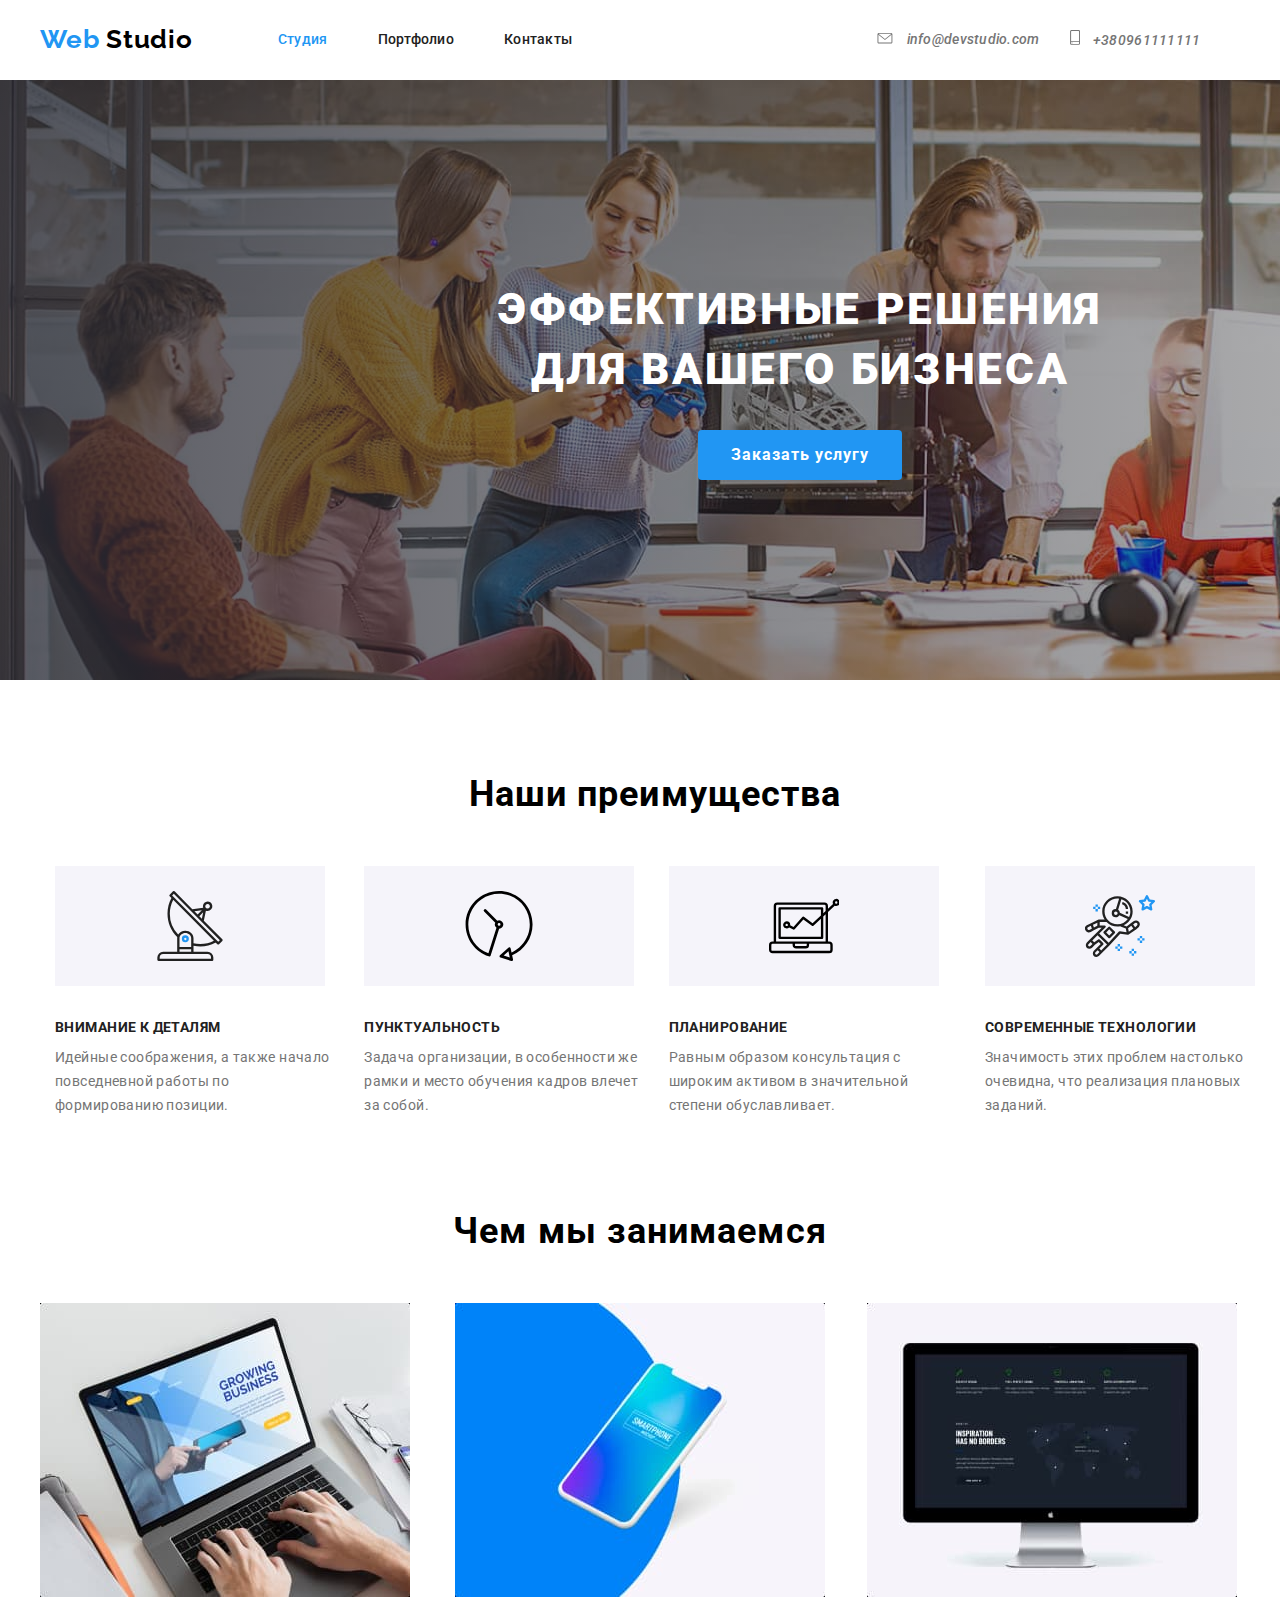
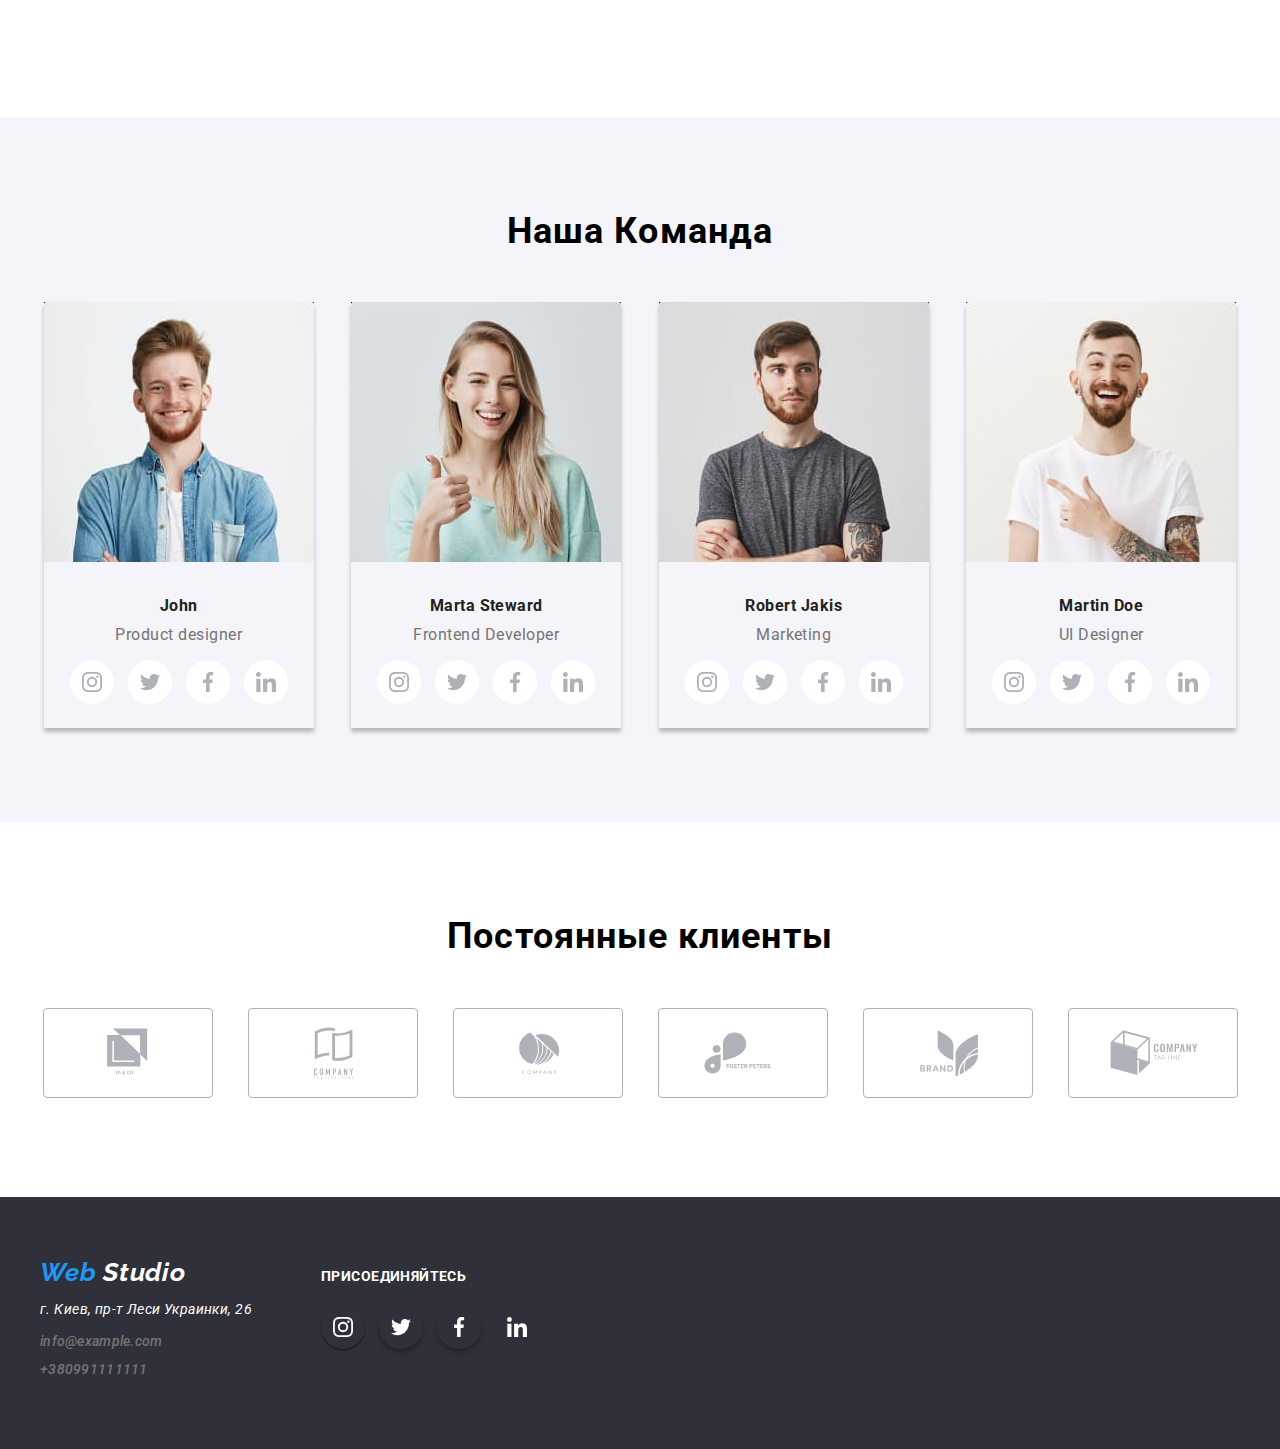
<file: index.html>
<!DOCTYPE html>
<html lang="ru">
  <head>
    <meta charset="UTF-8" />
    <meta name="viewport" content="width=device-width, initial-scale=1.0" />
    <title>Web Studio</title>
    <link
      href="https://fonts.googleapis.com/css2?family=Raleway:wght@700&family=Roboto:wght@400;500;700;900&display=swap"
      rel="stylesheet"
    />
    <link
      rel="stylesheet"
      href="https://cdnjs.cloudflare.com/ajax/libs/modern-normalize/0.6.0/modern-normalize.min.css"
    />
    <link rel="stylesheet" href="./css/styles.css" />
  </head>

  <body>
    <header>
      <nav class="navigation-link container">
        <a href="" class="logo"
          ><span class="logo-accent">Web</span
          ><span class="logo-studio"> Studio</span></a
        >
        <ul class="list site-nav">
          <li class="item"><a href="" class="link current">Студия</a></li>
          <li class="item">
            <a href="./portfolio.html" class="link">Портфолио</a>
          </li>
          <li class="item"><a href="" class="link">Контакты</a></li>
        </ul>
        <address>
          <ul class="list auth-nav">
            <li class="item mail-adress">
              <a href="mailto:info@devstudio.com" class="link contact">
                <svg class="mail-svg" aria-label="маленький конверт">
                  <use href="./images/sprite.svg#icon-envelope"></use>
                </svg>
                info@devstudio.com</a
              >
            </li>
            <li class="item phone">
              <a href="tel:+380961111111" class="link contact">
                <svg class="tel-svg" aria-label="маленький телефон">
                  <use href="./images/sprite.svg#icon-smartphone"></use>
                </svg>
                +380961111111</a
              >
            </li>
          </ul>
        </address>
      </nav>
    </header>
    <!-- Секция herro -->
    <div>
      <section class="hero">
        <h1 class="title-hero">ЭФФЕКТИВНЫЕ РЕШЕНИЯ ДЛЯ ВАШЕГО БИЗНЕСА</h1>
        <!-- Здесь будет background-image, сделанный при помощи стилей -->

        <button type="button" class="button-hero">
          Заказать услугу
        </button>
      </section>
    </div>
    <!-- Секция наши преимущества -->
    <section class="element container">
      <div class="container">
        <h2 class="section-title">Наши преимущества</h2>
        <ul class="list">
          <li class="background-item antenn">
            <div class="">
              <svg class="advantage-svg" aria-label="иконка антена">
                <use href="./images/sprite.svg#icon-antenna"></use>
              </svg>
            </div>
            <h3 class="advantage">ВНИМАНИЕ К ДЕТАЛЯМ</h3>
            <p class="advantage-comment">
              Идейные соображения, а также начало повседневной работы по
              формированию позиции.
            </p>
          </li>
          <li class="background-item clock">
            <div>
              <svg class="advantage-svg" aria-label="иконка часы">
                <use href="./images/sprite.svg#icon-clock"></use>
              </svg>
            </div>
            <h3 class="advantage">ПУНКТУАЛЬНОСТЬ</h3>
            <p class="advantage-comment">
              Задача организации, в особенности же рамки и место обучения кадров
              влечет за собой.
            </p>
          </li>
          <li class="background-item diagramm">
            <div>
              <svg class="advantage-svg" aria-label="маленький компьютер">
                <use href="./images/sprite.svg#icon-diagramm"></use>
              </svg>
            </div>
            <h3 class="advantage">ПЛАНИРОВАНИЕ</h3>
            <p class="advantage-comment">
              Равным образом консультация с широким активом в значительной
              степени обуславливает.
            </p>
          </li>
          <li class="background-item astronaut">
            <div>
              <svg class="advantage-svg" aria-label="иконка астронавт">
                <use href="./images/sprite.svg#icon-astronaut"></use>
              </svg>
            </div>
            <h3 class="advantage">СОВРЕМЕННЫЕ ТЕХНОЛОГИИ</h3>
            <p class="advantage-comment">
              Значимость этих проблем настолько очевидна, что реализация
              плановых заданий.
            </p>
          </li>
        </ul>
      </div>
    </section>
    <!-- Секция-Чем мы занимаемся -->
    <section class="service">
      <div class="container">
        <h2 class="services-title">Чем мы занимаемся</h2>
        <ul class="list">
          <li class="service-item">
            <img src="./images/computer.jpg " alt="Компьютер" />

            <a href="" class="services">Десктопные приложения</a>
          </li>
          <li class="service-item">
            <img src="./images/phone.jpg" alt="телефон" />

            <a href="" class="services">Мобильные приложения</a>
          </li>
          <li class="service-item">
            <img src="./images/monitor.jpg" alt="монитор" />

            <a href="" class="services">Дизайнерские решения</a>
          </li>
        </ul>
      </div>
    </section>
    <!-- Секция- Список специалистов -->
    <section class="ouver-team">
      <div class="container">
        <h2 class="team">Наша Команда</h2>

        <ul class="list social-list">
          <li class="john">
            <div>
              <img src="./images/our-team/john.jpg" alt="фото-портрет" />

              <p class="name"><b>John</b></p>
              <p class="position">Product designer</p>
            </div>

            <address>
              <ul class="list">
                <li>
                  <a href="" target="_blank" class="social-link">
                    <svg
                      class="inst-svg social-svg"
                      width="20"
                      height="20"
                      aria-label="иконка инстаграмм"
                    >
                      <use href="./images/sprite.svg#icon-instagramm"></use>
                    </svg>
                  </a>
                  <a
                    href=""
                    target="_blank"
                    class="social-link"
                    aria-label="иконка твиттер"
                  >
                    <svg
                      class="twitter-svg social-svg"
                      width="20px"
                      height="20px"
                    >
                      <use href="./images/sprite.svg#icon-twitter"></use>
                    </svg>
                  </a>
                  <a href="" target="_blank" class="social-link">
                    <svg
                      class="facebook-svg social-svg"
                      width="20px"
                      height="20px"
                      aria-label="иконка фейсбук"
                    >
                      <use href="./images/sprite.svg#icon-facebook"></use>
                    </svg>
                  </a>

                  <a
                    href=""
                    target="_blank"
                    class="social-link"
                    aria-label="иконка линкедин"
                  >
                    <svg class="linkedin-svg social-svg" width="20" height="20">
                      <use href="./images/sprite.svg#icon-linkedin"></use>
                    </svg>
                  </a>
                </li>
              </ul>
            </address>
          </li>
          <li class="marta">
            <div>
              <img src="./images/our-team/marta.jpg" alt="фото-портрет" />

              <p class="name"><b>Marta Steward</b></p>
              <p class="position">Frontend Developer</p>
            </div>

            <address>
              <ul class="list">
                <li>
                  <a href="" target="_blank" class="social-link">
                    <svg
                      class="inst-svg social-svg"
                      width="20"
                      height="20"
                      aria-label="иконка инстаграм"
                    >
                      <use href="./images/sprite.svg#icon-instagramm"></use>
                    </svg>
                  </a>
                  <a
                    href=""
                    target="_blank"
                    class="social-link"
                    aria-label="иконка твиттер"
                  >
                    <svg
                      class="twitter-svg social-svg"
                      width="20px"
                      height="20px"
                    >
                      <use href="./images/sprite.svg#icon-twitter"></use>
                    </svg>
                  </a>
                  <a
                    href=""
                    target="_blank"
                    class="social-link"
                    aria-label="иконка фейсбук"
                  >
                    <svg
                      class="facebook-svg social-svg"
                      width="20px"
                      height="20px"
                    >
                      <use href="./images/sprite.svg#icon-facebook"></use>
                    </svg>
                  </a>

                  <a
                    href=""
                    target="_blank"
                    class="social-link"
                    aria-label="иконка линкедин"
                  >
                    <svg class="linkedin-svg social-svg" width="20" height="20">
                      <use href="./images/sprite.svg#icon-linkedin"></use>
                    </svg>
                  </a>
                </li>
              </ul>
            </address>
          </li>
          <li class="robert">
            <div>
              <img src="./images/our-team/robert.jpg" alt="фото-портрет" />

              <p class="name"><b>Robert Jakis</b></p>
              <p class="position">Marketing</p>
            </div>

            <address>
              <ul class="list">
                <li>
                  <a
                    href=""
                    target="_blank"
                    class="social-link"
                    aria-label="иконка инстаграм"
                  >
                    <svg class="inst-svg social-svg" width="20" height="20">
                      <use href="./images/sprite.svg#icon-instagramm"></use>
                    </svg>
                  </a>
                  <a
                    href=""
                    target="_blank"
                    class="social-link"
                    aria-label="иконка твиттер"
                  >
                    <svg
                      class="twitter-svg social-svg"
                      width="20px"
                      height="20px"
                    >
                      <use href="./images/sprite.svg#icon-twitter"></use>
                    </svg>
                  </a>
                  <a
                    href=""
                    target="_blank"
                    class="social-link"
                    aria-label="иконка фейсбук"
                  >
                    <svg
                      class="facebook-svg social-svg"
                      width="20px"
                      height="20px"
                    >
                      <use href="./images/sprite.svg#icon-facebook"></use>
                    </svg>
                  </a>

                  <a href="" target="_blank" class="social-link">
                    <svg
                      class="linkedin-svg social-svg"
                      width="20"
                      height="20"
                      aria-label="иконка твиттер"
                    >
                      <use href="./images/sprite.svg#icon-linkedin"></use>
                    </svg>
                  </a>
                </li>
              </ul>
            </address>
          </li>

          <li class="martin">
            <div>
              <img src="./images/our-team/martin.jpg" alt="фото-портрет" />

              <p class="name"><b>Martin Doe</b></p>
              <p class="position">UI Designer</p>
            </div>

            <address>
              <ul class="list">
                <li>
                  <a href="" target="_blank" class="social-link">
                    <svg
                      class="inst-svg social-svg"
                      width="20"
                      height="20"
                      aria-label="иконка инстаграмм"
                    >
                      <use href="./images/sprite.svg#icon-instagramm"></use>
                    </svg>
                  </a>
                  <a
                    href=""
                    target="_blank"
                    class="social-link"
                    aria-label="иконка твиттер"
                  >
                    <svg
                      class="twitter-svg social-svg"
                      width="20px"
                      height="20px"
                    >
                      <use href="./images/sprite.svg#icon-twitter"></use>
                    </svg>
                  </a>
                  <a href="" target="_blank" class="social-link">
                    <svg
                      class="facebook-svg social-svg"
                      width="20px"
                      height="20px"
                      aria-label="иконка фейсбук"
                    >
                      <use href="./images/sprite.svg#icon-facebook"></use>
                    </svg>
                  </a>

                  <a
                    href=""
                    target="_blank"
                    class="social-link"
                    aria-label="иконка линкедин"
                  >
                    <svg class="linkedin-svg social-svg" width="20" height="20">
                      <use href="./images/sprite.svg#icon-linkedin"></use>
                    </svg>
                  </a>
                </li>
              </ul>
            </address>
          </li>
        </ul>
      </div>
    </section>
    <!-- Дальше идет секция "Постоянные клиенты" -->
    <section class="clients flex-block">
      <div class="container">
        <h2 class="clients-title">Постоянные клиенты</h2>
        <ul class="list">
          <li>
            <a href="" class="ouver-clients">
              <svg
                class="clients-svg"
                width="170"
                height="90"
                aria-label="первый клиент"
              >
                <use href="./images/sprite.svg#icon-client-1"></use>
              </svg>
            </a>
          </li>
          <li>
            <a href="" class="ouver-clients">
              <svg
                class="clients-svg"
                width="170"
                height="90"
                aria-label="второй клиент"
              >
                <use href="./images/sprite.svg#icon-client-2"></use>
              </svg>
            </a>
          </li>
          <li>
            <a href="" class="ouver-clients">
              <svg
                class="clients-svg"
                width="170"
                height="90"
                aria-label="третий клиент"
              >
                <use href="./images/sprite.svg#icon-client-3"></use></svg
            ></a>
          </li>
          <li>
            <a href="" class="ouver-clients">
              <svg
                class="clients-svg"
                width="170"
                height="90"
                aria-label="четвертый клиент"
              >
                <use href="./images/sprite.svg#icon-client-4"></use></svg
            ></a>
          </li>
          <li>
            <a href="" class="ouver-clients">
              <svg
                class="clients-svg"
                width="170"
                height="90"
                aria-label="пятый клиент"
              >
                <use href="./images/sprite.svg#icon-client-5"></use></svg
            ></a>
          </li>
          <li>
            <a href="" class="ouver-clients">
              <svg
                class="clients-svg"
                width="170"
                height="90"
                aria-label="шестой клиент"
              >
                <use href="./images/sprite.svg#icon-client-6"></use></svg
            ></a>
          </li>
        </ul>
      </div>
    </section>
    <footer class="visit">
      <!-- <h3>Контакты</h3> -->

      <div class="container test">
        <address>
          <div class="footer-contact">
            <ul class="list">
              <li>
                <a href="" class="logo"
                  ><span class="web-foot">Web</span>
                  <span class="studio-foot">Studio</span>
                </a>
              </li>
              <li class="adress-contact">г. Киев, пр-т Леси Украинки, 26</li>
              <li>
                <a href="mailto:info@example.com" class="link contact"
                  >info@example.com</a
                >
              </li>
              <li>
                <a href="tel:+380991111111" class="link contact"
                  >+380991111111</a
                >
              </li>
            </ul>
          </div>
        </address>
        <div class="foot-link">
          <h2 class="call">Присоединяйтесь</h2>
          <ul class="list">
            <li>
              <a href="" target="_blank" class="foot-social inst">
                <svg
                  class="inst-svg social-svg"
                  width="20"
                  height="20"
                  aria-label="иконка инстаграм"
                >
                  <use href="./images/sprite.svg#icon-instagramm"></use>
                </svg>
              </a>

              <a
                href=""
                target="_blank"
                class="foot-social twitt"
                aria-label="иконка твиттер"
              >
                <svg class="twitter-svg social-svg" width="20px" height="20px">
                  <use href="./images/sprite.svg#icon-twitter"></use>
                </svg>
              </a>
              <a href="" target="_blank" class="foot-social face">
                <svg
                  class="facebook-svg social-svg"
                  width="20px"
                  height="20px"
                  aria-label="иконка фейсбук"
                >
                  <use href="./images/sprite.svg#icon-facebook"></use>
                </svg>
              </a>
              <a href="" target="_blank" class="foot-social">
                <svg
                  class="linkedin-svg social-svg"
                  width="20"
                  height="20"
                  aria-label="иконка линкедин"
                >
                  <use href="./images/sprite.svg#icon-linkedin"></use>
                </svg>
              </a>
            </li>
          </ul>
        </div>
        <!-- <p class="author">2020 | Developed by GoIT Students</p> -->
      </div>
    </footer>
  </body>
</html>
</file>
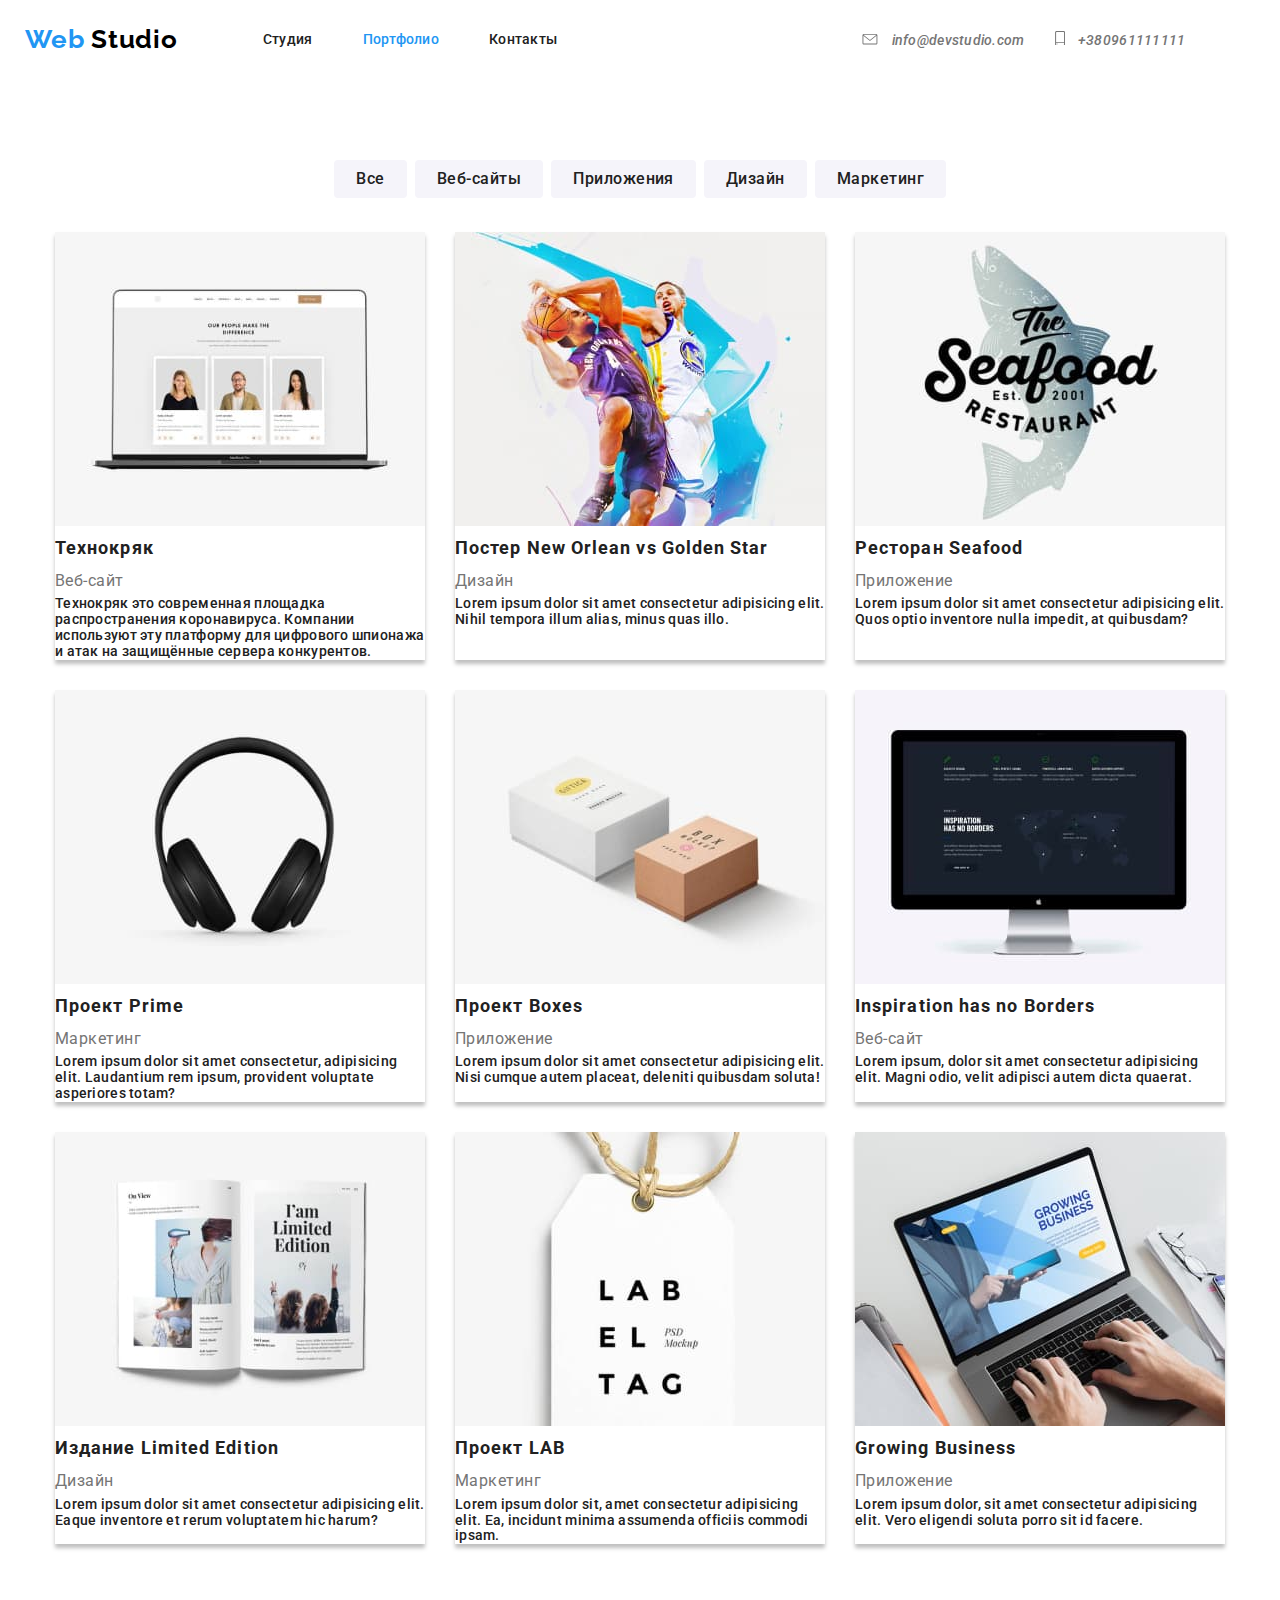
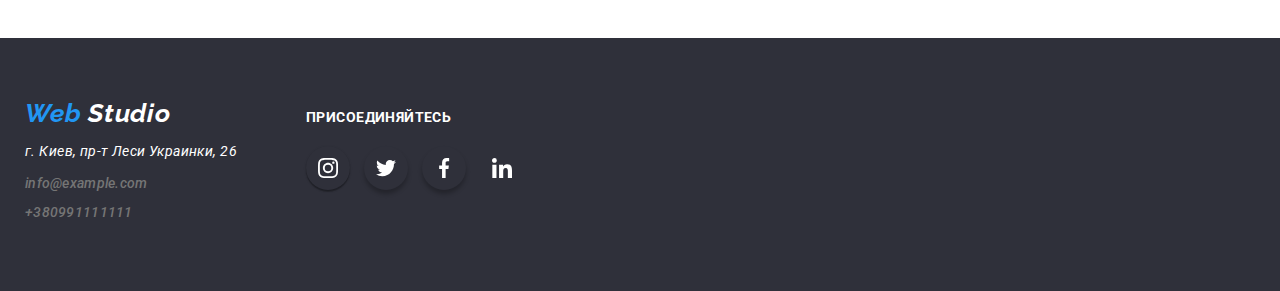
<file: portfolio.html>
<!DOCTYPE html>
<html lang="ru">
  <head>
    <meta charset="UTF-8" />
    <meta name="viewport" content="width=device-width, initial-scale=1.0" />
    <title>portfolio</title>
    <link
      href="https://fonts.googleapis.com/css2?family=Raleway:wght@700&family=Roboto:wght@400;500;700;900&display=swap"
      rel="stylesheet"
    />
    <link rel="stylesheet" href="./css/styles.css" />
  </head>

  <body>
    <header>
      <nav class="navigation-link container">
        <a href="" class="logo"
          ><span class="logo-accent">Web</span
          ><span class="logo-studio"> Studio</span></a
        >
        <ul class="list site-nav">
          <li class="item">
            <a href="index.html" class="link">Студия</a>
          </li>
          <li class="item">
            <a href="" class="link current">Портфолио</a>
          </li>
          <li class="item"><a href="" class="link">Контакты</a></li>
        </ul>
        <address>
          <ul class="list auth-nav">
            <li class="item mail-adress">
              <a href="mailto:info@devstudio.com" class="link contact">
                <svg class="mail-svg" aria-label="маленький конверт">
                  <use href="./images/sprite.svg#icon-envelope"></use>
                </svg>
                info@devstudio.com</a
              >
            </li>
            <li class="item phone">
              <a href="tel:+380961111111" class="link contact">
                <svg class="tel-svg" aria-label="маленький телефон">
                  <use href="./images/sprite.svg#icon-smartphone"></use>
                </svg>
                +380961111111</a
              >
            </li>
          </ul>
        </address>
      </nav>
    </header>
    <main>
      <!-- Секция-галлерея услуг -->
      <section class="gallery container">
        <div>
          <!-- <h1> - в будущем это скрытый заголовок -->
          <h1 class="visually-hidden">Портфолио</h1>
          <!-- <h2> - в будущем это скрытый заголовок -->
          <h2 class="visually-hidden">Галлерея услуг</h2>
          <ul class="list portfolio-item">
            <li>
              <button type="button" class="portfolio-button">
                Все
              </button>
            </li>
            <li>
              <button type="button" class="portfolio-button">Веб-сайты</button>
            </li>
            <li>
              <button type="button" class="portfolio-button">Приложения</button>
            </li>
            <li>
              <button type="button" class="portfolio-button">Дизайн</button>
            </li>
            <li>
              <button type="button" class="portfolio-button">Маркетинг</button>
            </li>
          </ul>
          <ul class="list flex-gallery">
            <li class="gallery-item">
              <a href="" class="link"
                ><img
                  src="./images/gallery/team-item.jpg"
                  alt="специалисты в мониторе"
                />

                <h3 class="portfolio-title">Технокряк</h3>
                <p class="portfolio-service">Веб-сайт</p>
                <p>
                  Технокряк это современная площадка распространения
                  коронавируса. Компании используют эту платформу для цифрового
                  шпионажа и атак на защищённые сервера конкурентов.
                </p>
              </a>
            </li>
            <li class="gallery-item">
              <a href="" class="link"
                ><img
                  src="./images/gallery/sport-design.jpg"
                  alt="Баскетболисты"
                />

                <h3 class="portfolio-title">
                  Постер New Orlean vs Golden Star
                </h3>
                <p class="portfolio-service">Дизайн</p>
                <p>
                  Lorem ipsum dolor sit amet consectetur adipisicing elit. Nihil
                  tempora illum alias, minus quas illo.
                </p>
              </a>
            </li>
            <li class="gallery-item">
              <a href="" class="link"
                ><img
                  src="./images/gallery/seafood.jpg"
                  alt="логотип ресторана морепродуктов"
                />

                <h3 class="portfolio-title">Ресторан Seafood</h3>
                <p class="portfolio-service">Приложение</p>
                <p>
                  Lorem ipsum dolor sit amet consectetur adipisicing elit. Quos
                  optio inventore nulla impedit, at quibusdam?
                </p>
              </a>
            </li>
            <li class="gallery-item">
              <a href="" class="link"
                ><img src="./images/gallery/headphones.jpg" alt="наушники" />

                <h3 class="portfolio-title">Проект Prime</h3>
                <p class="portfolio-service">Маркетинг</p>
                <p>
                  Lorem ipsum dolor sit amet consectetur, adipisicing elit.
                  Laudantium rem ipsum, provident voluptate asperiores totam?
                </p>
              </a>
            </li>
            <li class="gallery-item">
              <a href="" class="link"
                ><img src="./images/gallery/boxes.jpg" alt="две коробки" />

                <h3 class="portfolio-title">Проект Boxes</h3>
                <p class="portfolio-service">Приложение</p>
                <p>
                  Lorem ipsum dolor sit amet consectetur adipisicing elit. Nisi
                  cumque autem placeat, deleniti quibusdam soluta!
                </p>
              </a>
            </li>
            <li class="gallery-item">
              <a href="" class="link"
                ><img src="./images/gallery/monitor.jpg" alt="экран монитора" />

                <h3 class="portfolio-title">Inspiration has no Borders</h3>
                <p class="portfolio-service">Веб-сайт</p>
                <p>
                  Lorem ipsum, dolor sit amet consectetur adipisicing elit.
                  Magni odio, velit adipisci autem dicta quaerat.
                </p>
              </a>
            </li>
            <li class="gallery-item">
              <a href="" class="link"
                ><img src="./images/gallery/newspaper.jpg" alt="газета" />

                <h3 class="portfolio-title">Издание Limited Edition</h3>
                <p class="portfolio-service">Дизайн</p>
                <p>
                  Lorem ipsum dolor sit amet consectetur adipisicing elit. Eaque
                  inventore et rerum voluptatem hic harum?
                </p>
              </a>
            </li>
            <li class="gallery-item">
              <a href="" class="link"
                ><img src="./images/gallery/label.jpg" alt="эмблема " />

                <h3 class="portfolio-title">Проект LAB</h3>
                <p class="portfolio-service">Маркетинг</p>
                <p>
                  Lorem ipsum dolor sit, amet consectetur adipisicing elit. Ea,
                  incidunt minima assumenda officiis commodi ipsam.
                </p>
              </a>
            </li>
            <li class="gallery-item">
              <a href="" class="link"
                ><img
                  src="./images/gallery/user-monitor.jpg"
                  alt="пользователь с ноутбуком"
                />

                <h3 class="portfolio-title">Growing Business</h3>
                <p class="portfolio-service">Приложение</p>
                <p>
                  Lorem ipsum dolor, sit amet consectetur adipisicing elit. Vero
                  eligendi soluta porro sit id facere.
                </p>
              </a>
            </li>
          </ul>
        </div>
      </section>
    </main>
    <footer class="visit">
      <!-- <h3>Контакты</h3> -->

      <div class="container test">
        <address>
          <div class="footer-contact">
            <ul class="list">
              <li>
                <a href="" class="logo"
                  ><span class="web-foot">Web</span>
                  <span class="studio-foot">Studio</span>
                </a>
              </li>
              <li class="adress-contact">г. Киев, пр-т Леси Украинки, 26</li>
              <li>
                <a href="mailto:info@example.com" class="link contact"
                  >info@example.com</a
                >
              </li>
              <li>
                <a href="tel:+380991111111" class="link contact"
                  >+380991111111</a
                >
              </li>
            </ul>
          </div>
        </address>
        <div class="foot-link">
          <h2 class="call">Присоединяйтесь</h2>
          <ul class="list">
            <li>
              <a href="" target="_blank" class="foot-social inst">
                <svg
                  class="inst-svg social-svg"
                  width="20"
                  height="20"
                  aria-label="иконка инстаграм"
                >
                  <use href="./images/sprite.svg#icon-instagramm"></use>
                </svg>
              </a>

              <a
                href=""
                target="_blank"
                class="foot-social twitt"
                aria-label="иконка твиттер"
              >
                <svg class="twitter-svg social-svg" width="20px" height="20px">
                  <use href="./images/sprite.svg#icon-twitter"></use>
                </svg>
              </a>
              <a href="" target="_blank" class="foot-social face">
                <svg
                  class="facebook-svg social-svg"
                  width="20px"
                  height="20px"
                  aria-label="иконка фейсбук"
                >
                  <use href="./images/sprite.svg#icon-facebook"></use>
                </svg>
              </a>
              <a href="" target="_blank" class="foot-social">
                <svg
                  class="linkedin-svg social-svg"
                  width="20"
                  height="20"
                  aria-label="иконка линкедин"
                >
                  <use href="./images/sprite.svg#icon-linkedin"></use>
                </svg>
              </a>
            </li>
          </ul>
        </div>
        <!-- <p class="author">2020 | Developed by GoIT Students</p> -->
      </div>
    </footer>
  </body>
</html>
</file>
<file: css/styles.css>
/* Цвет основного текста #212121 */
/* Цвет вторичного текста #757575 */
/* Белый #FFFFFF */
/* Акцент #2196F3 */

/* Вторичный цвет фона #F5F4FA */
/* фоновый цвет футера #2F303A */

/* Палитра цветов */
:root {
  --primery-text-color: #212121;
  --title-text-color: #757575;
  --accent-color: #2196f3;
  --primery-background-color: #e5e5e5;
  --secondary-background-color: #f5f4fa;
  --white-color: #ffffff;
  --footer-color: #2f303a;
}
body {
  background-color: var(--white-color);
  font-family: Roboto, sans-serif;
  margin: 0px;
}
h2 {
  font-weight: 700;
  font-size: 36px;
  line-height: 1.16;
  text-align: center;
  letter-spacing: 0.03em;
  margin-top: 0px;
  margin-bottom: 0px;
}
.container {
  width: 1230px;
  margin-left: auto;
  margin-right: auto;
  padding-left: 15px;
  padding-right: 15px;
  /* outline: 1px solid black; */
}
.visually-hidden {
  visibility: hidden;
}

/* Стиллизация логотипа */
.logo-accent {
  color: var(--accent-color);
}
.logo-studio {
  color: #000000;
}
.logo {
  text-decoration: none;
  font-family: Raleway, sans-serif;
  font-weight: 700;
  font-size: 26px;
  line-height: 1.2;
  letter-spacing: 0.03em;
}
.list {
  list-style: none;
  margin-top: 0px;
  margin-bottom: 0px;
  padding-left: 0px;
}
/* Навигационные ссылки */
.site-nav {
  display: flex;
  margin-left: 85px;
}
.site-nav li {
  margin-right: 50px;
}
.site-nav .item:last-child {
  margin-right: 0px;
}
.site-nav .link {
  display: block;
  padding-top: 32px;
  padding-bottom: 32px;
}
.auth-nav {
  display: flex;
  margin-left: 305px;
}
.auth-nav .item + .item {
  margin-left: 30px;
}

.list .link.current {
  color: var(--accent-color);
}

.link {
  color: var(--primery-text-color);
  text-decoration: none;

  font-weight: 500;
  font-size: 14px;
  line-height: 1.14;
  letter-spacing: 0.02em;
}
.navigation-link {
  display: flex;
  align-items: center;
  margin-bottom: 0px;
}
.link:hover {
  color: var(--accent-color);
}
.link:focus {
  color: var(--accent-color);
}
.contact {
  color: var(--title-text-color);
}
.contact:hover {
  color: var(--accent-color);
}
.contact:focus {
  color: var(--accent-color);
}
.mail-svg {
  width: 16px;
  height: 11.2px;
  margin-right: 10px;
  fill: currentColor;
}
.tel-svg {
  width: 10px;
  height: 14.94px;
  margin-right: 10px;
  fill: currentColor;
}

/* Стиллизация Hero */
.hero {
  text-align: center;
  margin: auto;
  padding: auto;
  margin-bottom: 94px;

  padding: 200px 480px 280px 480px;

  width: 1600px;
  height: 600px;

  background-image: linear-gradient(
      to right,
      rgba(47, 48, 58, 0.8),
      rgba(0, 0, 0, 0.25)
    ),
    url(../images/header-img.jpg);
}

.button-hero {
  display: inline-block;
  color: #ffffff;
  background-color: var(--accent-color);
  font-weight: 700;
  font-size: 16px;
  line-height: 1.8;
  text-align: center;
  letter-spacing: 0.06em;
  min-width: 200px;
  min-height: 50px;
  text-align: center;
  border-radius: 4px;
  padding: 10px 32px;
  border: 1px solid transparent;
}
/* Примерныйцвет для кнопки */

.button-hero:focus {
  color: var(--primery-text-color);
}
/* Нам месте background Будет фоновая картинка */
.title-hero {
  color: #ffffff;

  margin-top: 0px;
  margin-bottom: 30px;

  font-weight: 900;
  font-size: 44px;
  line-height: 1.36;

  letter-spacing: 0.06em;
  text-transform: uppercase;
}
/* секция-наши преимущества */
.element {
  margin-bottom: 94px;
}
.element ul {
  display: flex;
}
.element li + li {
  margin-left: 30px;
}
.element .icons {
  margin-bottom: 30px;
}

.section-title {
  margin-top: 0px;
  margin-bottom: 50px;
}

.advantage,
.advantage-comment {
  margin-top: 0px;
  margin-bottom: 0px;
}
h3.advantage {
  color: var(--primery-text-color);

  font-weight: 700;
  font-size: 14px;
  line-height: 1.14;
  letter-spacing: 0.03em;
  text-transform: uppercase;
  margin-bottom: 10px;
}

.advantage-svg {
  width: 270px;
  height: 120px;
  background-color: var(--secondary-background-color);
  padding: 25px 100px;
  margin-bottom: 30px;
}

.advantage-comment {
  color: var(--title-text-color);
  font-weight: 400;
  font-size: 14px;
  line-height: 1.7;
  /* or 171% */

  letter-spacing: 0.03em;
}

/* Секция- чем мы занимаеся */
.service ul {
  display: flex;
  padding-left: 0px;
}
.service-item + .service-item {
  margin-left: 30px;
}
figure {
  margin-top: 0px;
  margin-bottom: 0px;
}
.service {
  margin-bottom: 94px;
}
.services-title {
  margin-bottom: 50px;
}
.services {
  color: var(--white-color);

  font-weight: 700;
  font-size: 14px;
  line-height: 1.5;
  text-align: center;
  letter-spacing: 0.03em;
  text-transform: uppercase;
  text-decoration: none;
}
/* Секция- наша команда */
.team {
  margin-bottom: 50px;
}
.ouver-team {
  background-color: var(--secondary-background-color);
  margin-bottom: 94px;
  padding-bottom: 94px;
  padding-top: 94px;
  display: flex;
}
.ouver-team ul {
  display: flex;
  padding-left: 0px;
  justify-content: space-around;
}
.ouver-team li + li {
  margin-left: 30px;
}
.name {
  margin-top: 30px;
  color: var(--primery-text-color);

  font-weight: 500;
  font-size: 16px;
  line-height: 1.18;
  /* identical to box height */

  text-align: center;
  letter-spacing: 0.03em;
}

.position {
  margin-top: 10px;
  color: var(--title-text-color);

  font-weight: 400;
  font-size: 16px;
  line-height: 1.18;
  /* identical to box height */

  text-align: center;
  letter-spacing: 0.03em;
}
.social-list {
  display: flex;
  justify-content: center;
  padding: 0px;
}
.john,
.marta,
.robert,
.martin {
  box-shadow: 0px 4px 4px rgba(0, 0, 0, 0.25);
}
.social-link {
  display: inline-flex;
  justify-content: center;
  align-items: center;
  text-align: center;
  padding: 0px;
  margin-top: 16px;
  margin-bottom: 24px;
  width: 44px;
  height: 44px;
  color: #afb1b8;
  background-color: white;

  border: none;
  border-radius: 50%;
}
.social-link:nth-child(-n + 3) {
  margin-right: 10px;
}
.social-link:hover {
  background-color: var(--accent-color);
  color: var(--white-color);
}
.social-link:focus {
  background-color: var(--accent-color);
  color: var(--white-color);
}
.social-svg {
  fill: currentColor;
}

/* Стилизация footer */
.visit {
  background-color: var(--footer-color);
  padding-top: 60px;
  padding-bottom: 60px;
}
/* Секция- Наши клиенты */
.flex-block {
  display: flex;
}
.flex-block ul {
  display: flex;
  justify-content: space-around;
}
.clients li + li {
  margin-left: 30px;
}
.clients {
  margin-bottom: 94px;
}
.clients-title {
  margin-bottom: 50px;
}
.ouver-clients {
  color: #afb1b8;
}

.clients-svg {
  border: 1px solid #afb1b8;
  box-sizing: border-box;
  border-radius: 4px;
  fill: currentColor;
}

.ouver-clients:hover {
  color: var(--accent-color);
}
.ouver-clients:focus {
  color: var(--accent-color);
}

/* Стилизация логотипа в футере */
.test {
  display: flex;
  /* justify-content: space-between; */
  align-items: baseline;
}

.footer-contact {
  display: flex;
}
.footer-contact ul {
  display: flex;

  flex-direction: column;
}
.footer-contact li {
  margin-bottom: 10px;
}
.foot-link {
  margin-left: 69px;
}
.foot-link ul {
  display: flex;
  justify-content: center;
}

.web-foot {
  color: var(--accent-color);
}
.studio-foot {
  color: var(--white-color);
}

.adress-contact {
  color: var(--white-color);

  font-weight: 400;
  font-size: 14px;
  line-height: 1.7;
  /* or 171% */

  letter-spacing: 0.03em;
}
.call {
  color: var(--white-color);

  font-weight: 700;
  font-size: 14px;
  line-height: 1.14;
  letter-spacing: 0.03em;
  text-transform: uppercase;
  text-align: left;
}

.author {
  color: rgba(255, 255, 255, 0.4);

  font-weight: 400;
  font-size: 12px;
  line-height: 2;
  align-self: flex-end;
  /* or 200% */

  text-align: center;
  letter-spacing: 0.03em;
}
.foot-social {
  display: inline-flex;
  justify-content: center;
  align-items: center;
  text-align: center;
  padding: 0px;
  margin-top: 20px;
  margin-bottom: 40px;
  width: 44px;
  height: 44px;
  color: white;

  border: none;
  border-radius: 50%;
}
.foot-social:nth-child(-n + 3) {
  margin-right: 10px;
}
.foot-social.inst {
  background-color: var(--footer-color);
  box-shadow: 0px 2px 1px rgba(0, 0, 0, 0.2), 0px 1px 1px rgba(0, 0, 0, 0.14),
    0px 1px 3px rgba(0, 0, 0, 0.12);
}
.foot-social.face {
  background-color: var(--footer-color);
  box-shadow: 0px 4px 4px rgba(0, 0, 0, 0.25);
}
.foot-social.linked-in {
  background-color: var(--footer-color);

  box-sizing: border-box;
  box-shadow: 0px 4px 4px rgba(0, 0, 0, 0.25);
}
.foot-social.twitt {
  background-color: var(--footer-color);
  box-shadow: 0px 4px 4px rgba(0, 0, 0, 0.25);
}
.foot-social:hover {
  background-color: var(--accent-color);
}
.foot-social:focus {
  background-color: var(--accent-color);
}

/* Стиллизация страницы "Портфолио" */
.navigation-portfolio {
  margin-bottom: 93px;
}
h1,
h2,
h3,
p {
  margin-top: 0px;
  margin-bottom: 0px;
}
.gallery {
  display: flex;
  margin-bottom: 94px;
  /* outline: 1px solid tomato; */
}
.gallery .portfolio-item {
  display: flex;
  justify-content: center;
}
.gallery h1 {
  text-align: center;
}
/* Кнопки портфолио */
.portfolio-item li + li {
  margin-left: 8px;
  margin-bottom: 34px;
}

.portfolio-button {
  border-style: none;
  color: var(--primery-text-color);
  background-color: var(--secondary-background-color);
  font-family: Roboto;
  font-weight: 500;
  font-size: 16px;
  line-height: 1.6;
  /* identical to box height, or 162% */

  text-align: center;
  letter-spacing: 0.03em;
  min-width: 73px;
  min-height: 38px;
  border-radius: 4px;
  padding: 6px 22px;
}
.portfolio-button:hover {
  background-color: var(--accent-color);
  color: var(--white-color);
}
.portfolio-button:focus {
  background-color: var(--accent-color);
  color: var(--white-color);
}
/* Стилизация галлереи */
.flex-gallery {
  display: flex;
  flex-wrap: wrap;
  justify-content: center;
  /* outline: 1px solid black; */
}
.gallery-item {
  width: 370px;
  /* background-color: blue; */
  /* outline: 1px solid black; */
  margin-right: 30px;
  margin-bottom: 30px;
  box-shadow: 0px 4px 4px rgba(0, 0, 0, 0.25);
}
.gallery-item:nth-child(3n) {
  margin-right: 0px;
}
.gallery-item:nth-last-child(-n + 3) {
  margin-bottom: 0px;
}
.portfolio-title {
  color: var(--primery-text-color);

  font-weight: 700;
  font-size: 18px;
  line-height: 2;
  /* identical to box height, or 200% */

  letter-spacing: 0.06em;
}
.portfolio-service {
  color: var(--title-text-color);

  font-weight: 400;
  font-size: 16px;
  line-height: 1.9;
  /* identical to box height, or 187% */

  letter-spacing: 0.03em;
}
</file>
